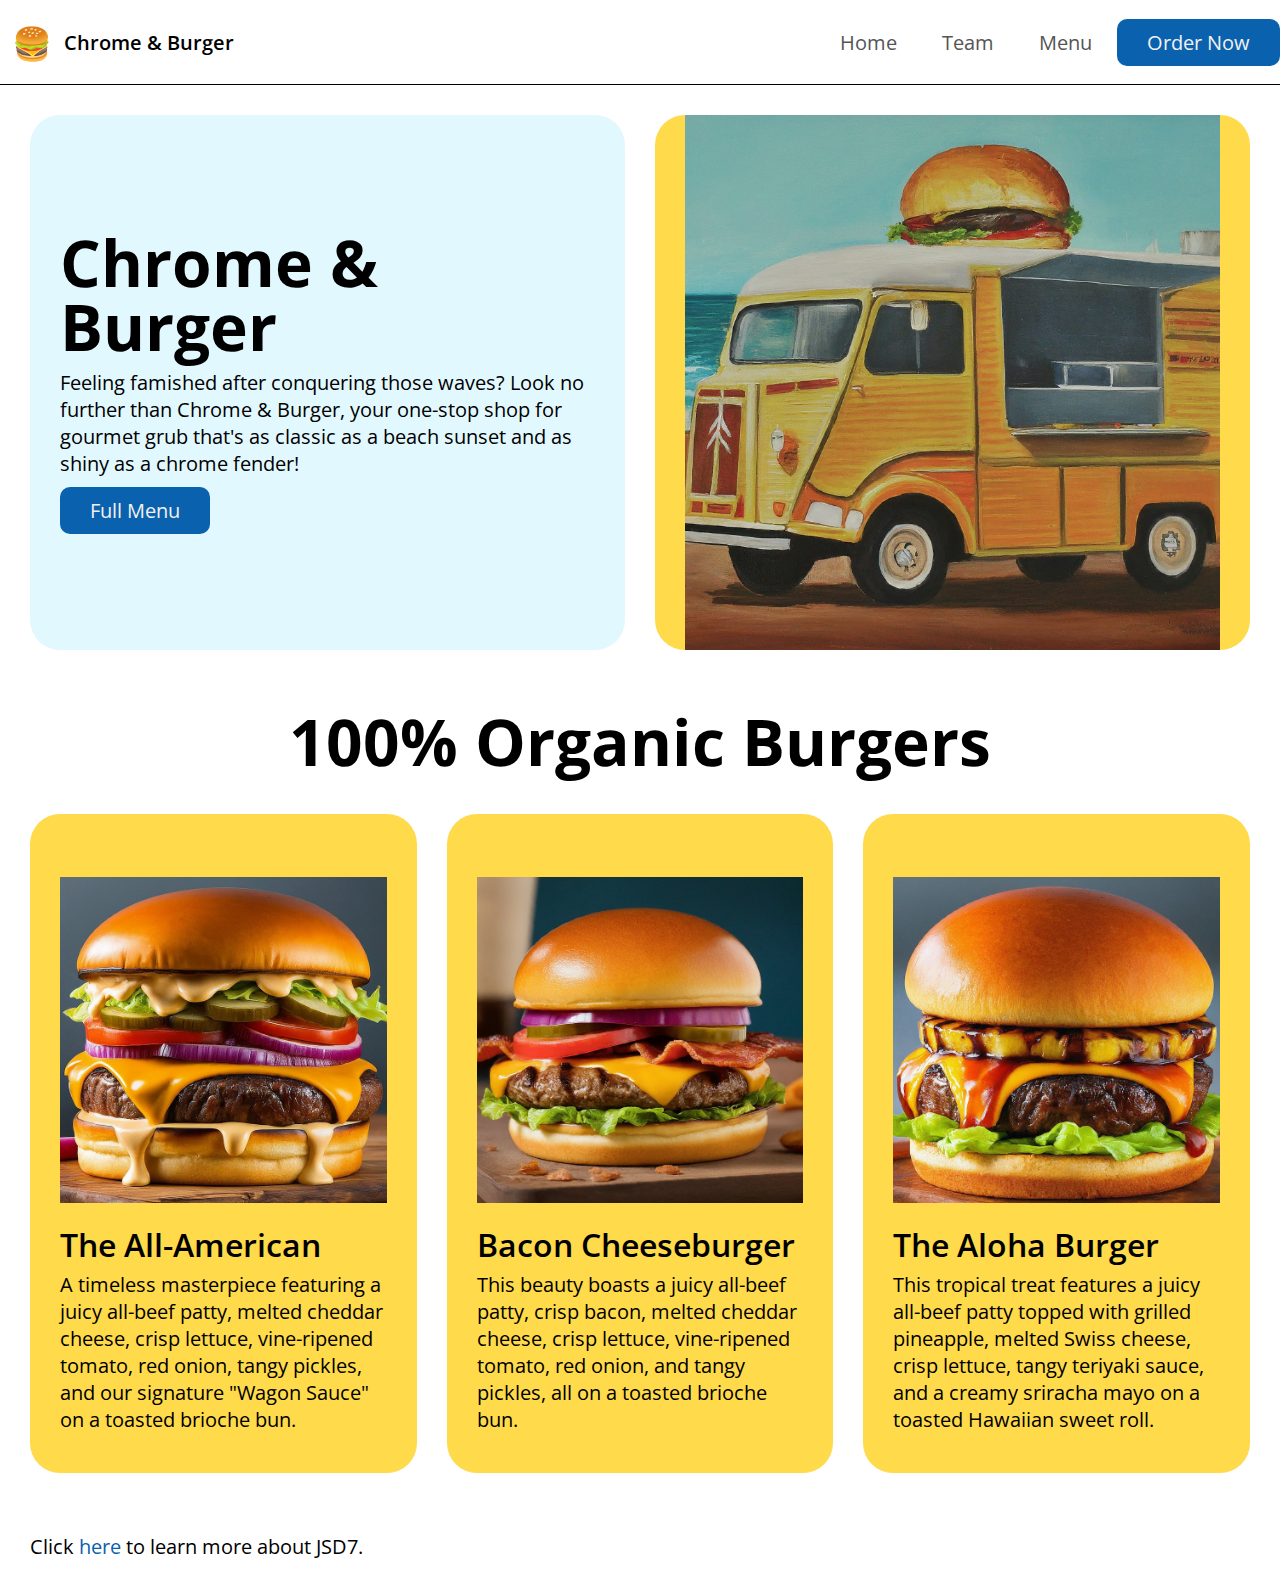
<file: index.html>
<!DOCTYPE html>
<html lang="en">
  <head>
    <meta charset="UTF-8" />
    <meta name="viewport" content="width=device-width, initial-scale=1.0" />
    <title>Chrome & Burger</title>
    <link rel="preconnect" href="https://fonts.googleapis.com" />
    <link rel="preconnect" href="https://fonts.gstatic.com" crossorigin />
    <link
      href="https://fonts.googleapis.com/css2?family=Open+Sans:ital,wght@0,300..800;1,300..800&display=swap"
      rel="stylesheet"
    />
    <link rel="stylesheet" href="./styles.css" />
    <script src="./scripts.js"></script>
  </head>
  <body>
    <header>
      <a href="#" class="logo-holder">
        <div class="logo">🍔</div>
        <div class="logo-text">Chrome & Burger</div>
      </a>
      <nav>
        <ul id="menu">
          <li>
            <a href="#">Home</a>
          </li>
          <li>
            <a href="./jsd7_css_only.html">Team</a>
          </li>
          <li>
            <a href="#menu-burgers">Menu</a>
          </li>
          <li>
            <a href="#menu-burgers" class="button">Order Now</a>
          </li>
        </ul>
        <a href="#" class="mobile-toggle" onClick="toggleMobileMenu();">
          <img src="./images/mobileToggle.svg" alt="Mobile Toggle" />
        </a>
      </nav>
    </header>
    <main>
      <section class="hero">
        <div class="hero-first">
          <h1>Chrome & Burger</h1>
          <p>
            Feeling famished after conquering those waves? Look no further than
            Chrome & Burger, your one-stop shop for gourmet grub that's as
            classic as a beach sunset and as shiny as a chrome fender!
          </p>
          <div class="call-to-action">
            <a href="./menu.pdf" target="”_blank”" class="button">
              Full Menu
            </a>
          </div>
        </div>
        <div class="hero-second">
          <img
            src="./images/BurgerTruck.jpeg"
            alt="Burger Truck"
            width="100%"
          />
        </div>
      </section>
      <section id="menu-burgers" class="featured">
        <h2>100% Organic Burgers</h2>
        <div class="burgers">
          <article>
            <figure>
              <img
                src="./images/TheAllAmerican.jpeg"
                alt="The All-American"
                width="100%"
              />
            </figure>
            <h3>The All-American</h3>
            <p>
              A timeless masterpiece featuring a juicy all-beef patty, melted
              cheddar cheese, crisp lettuce, vine-ripened tomato, red onion,
              tangy pickles, and our signature "Wagon Sauce" on a toasted
              brioche bun.
            </p>
          </article>
          <article>
            <figure>
              <img
                src="./images/BaconCheeseburger.jpeg"
                alt="Bacon Cheeseburger"
                width="100%"
              />
            </figure>
            <h3>Bacon Cheeseburger</h3>
            <p>
              This beauty boasts a juicy all-beef patty, crisp bacon, melted
              cheddar cheese, crisp lettuce, vine-ripened tomato, red onion, and
              tangy pickles, all on a toasted brioche bun.
            </p>
          </article>
          <article>
            <figure>
              <img
                src="./images/TheAlohaBurger.jpeg"
                alt="The Aloha Burger"
                width="100%"
              />
            </figure>
            <h3>The Aloha Burger</h3>
            <p>
              This tropical treat features a juicy all-beef patty topped with
              grilled pineapple, melted Swiss cheese, crisp lettuce, tangy
              teriyaki sauce, and a creamy sriracha mayo on a toasted Hawaiian
              sweet roll.
            </p>
          </article>
        </div>
      </section>
      <div class="meet-our-team">
        Click <a href="./jsd7_css_only.html">here</a> to learn more about JSD7.
      </div>
    </main>
  </body>
</html>
</file>
<file: styles.css>
*,
*::before,
*::after {
  /* The width and height you specify include the padding and border. */
  /* The content area shrinks to fit within the specified dimensions, ensuring a more predictable layout. */
  box-sizing: border-box;
  margin: 0;
  padding: 0;
}

:root {
  --base: #555;
  --base-100: #f1f1f1;
  --yellow: #ffda4b;
  --yellow-100: #fffbe6;
  --blue: #0a61ae;
  --blue-100: #e2f8ff;
}

h1 {
  font-size: 64px;
  line-height: 1;
  margin-bottom: 10px;
}

h2 {
  font-size: 64px;
  line-height: 1;
  margin-bottom: 10px;
  text-align: center;
  padding: 30px;
}

h3 {
  font-size: 32px;
  font-weight: 600;
  line-height: 1;
  margin-bottom: 20px;
}

a {
  text-decoration: none;
  color: var(--blue);
}

.button {
  padding: 10px 30px;
  background-color: var(--blue);
  color: var(--base-100);
  border-radius: 10px;
  transition: ease 0.3s all;
  &:hover {
    background-color: black;
  }
  &:active {
    background-color: red;
  }
}

body {
  font-family: "Open Sans", sans-serif;
  font-size: 20px;
}

header {
  padding-top: 10px;
  padding-bottom: 10px;
  display: flex;
  justify-content: space-between;
  max-width: 1440px;
  margin: auto;
  border-bottom: 1px solid;

  .logo-holder {
    display: flex;
    align-items: center;
    font-weight: 600;
    color: black;

    .logo {
      display: flex;
      align-items: center;
      justify-content: center;
      font-size: 32px;
      height: 64px;
      width: 64px;
    }
    .logo-text {
      flex: 1;
    }
  }

  nav {
    display: flex;
    align-items: center;
    ul {
      display: flex;
      list-style-type: none;
      gap: 5px;
      li {
        a {
          display: inline-block;
          padding: 10px 20px;
          color: var(--base);
          &:hover {
            background-color: var(--base-100);
            border-radius: 10px;
          }
        }
      }
    }
    .mobile-toggle {
      display: none;
      padding: 10px;
      @media (max-width: 768px) {
        display: inline-block;
        position: absolute;
        top: 20px;
        right: 20px;
      }
    }
  }

  @media (max-width: 1024px) {
    flex-direction: column;
    align-items: center;
  }

  @media (max-width: 768px) {
    nav {
      width: 100%;
      ul {
        display: none;
        flex-direction: column;
        text-align: center;
        width: 100%;
        padding: 0 20px;
        a {
          width: 100%;
        }
        &.active {
          display: flex;
        }
      }
    }
  }
}

section {
  max-width: 1440px;
  margin: auto;
  gap: 30px;
  margin-top: 30px;
  margin-bottom: 30px;
  @media (max-width: 1440px) {
    padding-left: 30px;
    padding-right: 30px;
  }
}

/* HERO SECTION */

/* Hero section layout styling with flex */
.hero {
  display: flex;
  @media (max-width: 1024px) {
    flex-direction: column;
  }
  .hero-first {
    display: flex;
    flex-direction: column;
    justify-content: center;
    flex: 1;
  }
  .hero-second {
    display: flex;
    flex-direction: column;
    justify-content: center;
    flex: 1;
  }
}

/* Hero section layout styling with grid */
/* .hero {
  display: grid;
  grid-template-columns: repeat(2, 1fr);
  @media (max-width: 1024px) {
    grid-template-columns: 1fr;
  }
  .hero-first {
    display: grid;
    align-content: center;
  }
} */

/* Hero section content styling */
.hero {
  .hero-first {
    background-color: var(--blue-100);
    border-radius: 30px;
    padding: 30px;
    .call-to-action {
      margin-top: 20px;
      margin-bottom: 10px;
      a {
        margin-right: 10px;
        margin-bottom: 10px;
      }
    }
  }
  .hero-second {
    background-color: var(--yellow);
    border-radius: 30px;
    padding: 0px 30px;
    img {
      object-fit: cover;
    }
  }
}

/* FEATURED SECTION */

/* Featured section layout styling with flex */
.featured {
  .burgers {
    display: flex;
    gap: 30px;
    @media (max-width: 1024px) {
      flex-direction: column;
    }
    article {
      flex: 1;
    }
  }
}

/* Featured section layout styling with grid */
/* .featured {
  .burgers {
    display: grid;
    gap: 30px;
    grid-template-columns: repeat(3, 1fr);
    @media (max-width: 768px) {
      grid-template-columns: 1fr;
    }
  }
} */

/* Featured content styling */
.featured {
  article {
    background-color: var(--yellow);
    padding: 30px;
    border-radius: 30px;
    h3 {
      margin-top: 20px;
      margin-bottom: 10px;
    }
    p {
      margin-bottom: 10px;
    }
    figure {
      padding-top: 10%;
      overflow: hidden;
      img {
        transition: ease 3s all;
      }
      &:hover {
        img {
          transform: scale(1.2);
        }
      }
    }
  }
}

.meet-our-team {
  padding: 30px;
}

.container_jsd7 {
  display: grid;
  gap: 30px;
  padding: 10px;

  grid-template-columns: repeat(5, 1fr);
  .jsd7 {
    background-color: var(--yellow);
    border-radius: 10px;
    .jsd7_name {
      padding: 10px;
    }
    img {
      width: 100px;
      height: 80px;
      object-fit: cover;
      padding: 0px 10px;
    }
  }
}
</file>
